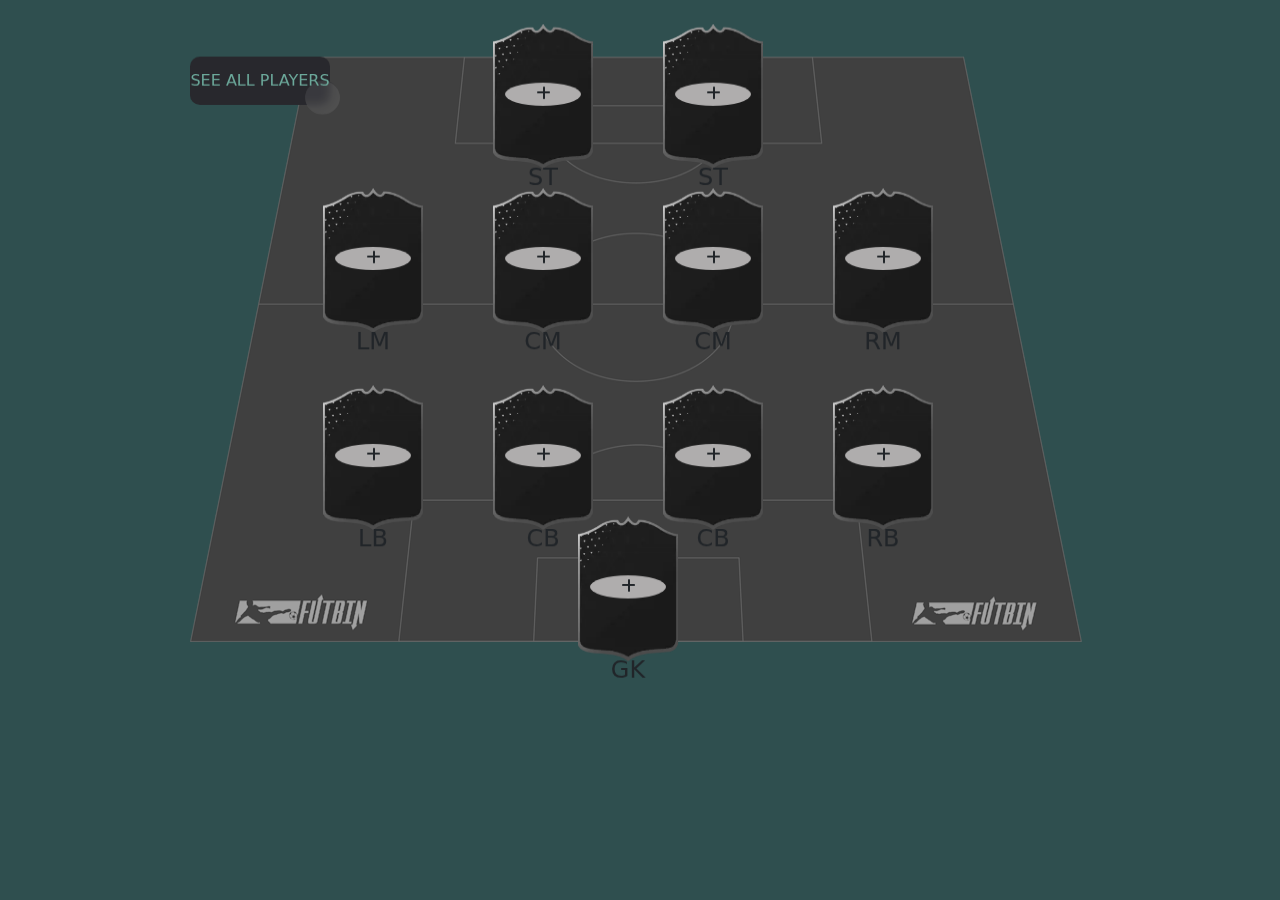
<file: index.html>
<!DOCTYPE html>
<html lang="en">
    <head>
        <meta charset="UTF-8">
        <meta name="viewport" content="width=device-width, initial-scale=1.0">
        <link
            href="https://cdn.jsdelivr.net/npm/bootstrap@5.3.3/dist/css/bootstrap.min.css"
            rel="stylesheet"
            integrity="sha384-QWTKZyjpPEjISv5WaRU9OFeRpok6YctnYmDr5pNlyT2bRjXh0JMhjY6hW+ALEwIH"
            crossorigin="anonymous">
        <script
            src="https://cdn.jsdelivr.net/npm/bootstrap@5.3.3/dist/js/bootstrap.bundle.min.js"
            integrity="sha384-YvpcrYf0tY3lHB60NNkmXc5s9fDVZLESaAA55NDzOxhy9GkcIdslK1eN7N6jIeHz"
            crossorigin="anonymous"></script>
        <link rel="stylesheet" href="src/assets/style.css">
        <link rel="stylesheet"
            href="https://cdnjs.cloudflare.com/ajax/libs/font-awesome/6.0.0-beta3/css/all.min.css" />

        <title>FUT Champions</title>
    </head>
    <body>
        <header>

        </header>
        
        <div class="custom-container">
            <div class="pitch" id="pitch">
                    <button class="seeAllPlayers" role="button"><a href="allPlayers.html" style="text-decoration: none; color: #6ca99b; display: flex; justify-content: center;">SEE ALL PLAYERS</a></button>

                <!-- les attackers -->
                <div class="row attackers">
                    <div class="player" id="player">
                        <div class="player-icon">
                            <i id="addPlayer" data-bs-toggle="modal" data-bs-target="#playerModal" class="fa-solid fa-plus"></i>
                        </div>
                        <h1 id="selected-position" style="font-size: 1.5rem; margin-top: 60px; display: flex; justify-content: center;">ST</h1>
                    </div>
                    <div class="player">
                        <div class="player-icon">
                            <i id="addPlayer" data-bs-toggle="modal" data-bs-target="#playerModal" class="fa-solid fa-plus"></i>
                        </div>
                        <h1 id="selected-position"
                            style="font-size: 1.5rem; margin-top: 60px; display: flex; justify-content: center;">ST</h1>

                    </div>
                </div>
                <!--les milieux -->
                <div class="row midfielders">
                    <div class="player">
                        <div class="player-icon">
                            <i id="addPlayer" data-bs-toggle="modal"
                                data-bs-target="#playerModal"
                                class="fa-solid fa-plus"></i>
                        </div>
                        <h1 id="selected-position"
                            style="font-size: 1.5rem; margin-top: 60px; display: flex; justify-content: center;">LM</h1>
                    </div>
                    <div class="player">
                        <div class="player-icon">
                            <i id="addPlayer" data-bs-toggle="modal"
                                data-bs-target="#playerModal"
                                class="fa-solid fa-plus"></i>
                        </div>
                        <h1 id="selected-position"
                            style="font-size: 1.5rem; margin-top: 60px; display: flex; justify-content: center;">CM</h1>
                    </div>
                    <div class="player">
                        <div class="player-icon">
                            <i id="addPlayer" data-bs-toggle="modal"
                                data-bs-target="#playerModal"
                                class="fa-solid fa-plus"></i>
                        </div>
                        <h1 id="selected-position"
                            style="font-size: 1.5rem; margin-top: 60px; display: flex; justify-content: center;">CM</h1>
                    </div>
                    <div class="player">
                        <div class="player-icon">
                            <i id="addPlayer" data-bs-toggle="modal"
                                data-bs-target="#playerModal"
                                class="fa-solid fa-plus"></i>
                        </div>
                        <h1 id="selected-position"
                            style="font-size: 1.5rem; margin-top: 60px; display: flex; justify-content: center;">RM</h1>
                    </div>
                </div>
                <!-- defenders-->
                <div class="row defenders">
                    <div class="player">
                        <div class="player-icon">
                            <i id="addPlayer" data-bs-toggle="modal"
                                data-bs-target="#playerModal"
                                class="fa-solid fa-plus"></i>
                        </div>
                        <h1 id="selected-position"
                            style="font-size: 1.5rem; margin-top: 60px; display: flex; justify-content: center;">LB</h1>
                    </div>
                    <div class="player">
                        <div class="player-icon">
                            <i id="addPlayer" data-bs-toggle="modal"
                                data-bs-target="#playerModal"
                                class="fa-solid fa-plus"></i>
                        </div>
                        <h1 id="selected-position"
                            style="font-size: 1.5rem; margin-top: 60px; display: flex; justify-content: center;">CB</h1>
                    </div>
                    <div class="player">
                        <div class="player-icon">
                            <i id="addPlayer" data-bs-toggle="modal"
                                data-bs-target="#playerModal"
                                class="fa-solid fa-plus"></i>
                        </div>
                        <h1 id="selected-position"
                            style="font-size: 1.5rem; margin-top: 60px; display: flex; justify-content: center;">CB</h1>
                    </div>
                    <div class="player">
                        <div class="player-icon">
                            <i id="addPlayer" data-bs-toggle="modal"
                                data-bs-target="#playerModal"
                                class="fa-solid fa-plus"></i>
                        </div>
                        <h1 id="selected-position"
                            style="font-size: 1.5rem; margin-top: 60px; display: flex; justify-content: center;">RB</h1>
                    </div>
                </div>
                <!-- Gardien -->
                <div class="row goalkeeper">
                    <div class="player">
                        <div class="player-icon">
                            <i id="addPlayer" data-bs-toggle="modal"
                                data-bs-target="#playerModal"
                                class="fa-solid fa-plus"></i>
                        </div>
                        <h1 id="selected-position"
                            style="font-size: 1.5rem; margin-top: 60px; display: flex; justify-content: center;">GK</h1>
                    </div>
                </div>
            </div>
        </div>

        <!-- modal pour choisir les joueurs  -->
        <div class="modal fade" id="playerModal" tabindex="-1" aria-labelledby="playerModalLabel" aria-hidden="true">
            <div class="modal-dialog">
                <div class="modal-content bg-secondary">
                    <div class="modal-header">
                        <h1 class="modal-title fs-5"
                            id="playerModalLabel">CHOOSE YOUR PLAYER</h1>
                        <button type="button" id="buttonClose" class="btn-close" data-bs-dismiss="modal" aria-label="Close"></button>
                    </div>
                    <div class="modal-body">
                        <div
                            class="modal-body d-flex flex-wrap justify-content-center"
                            id="players-list">
                            <!-- la liste des joueurs -->

                        </div>
                    </div>
                </div>
            </div>
        </div>
        <script
            src="https://cdn.jsdelivr.net/npm/@popperjs/core@2.11.8/dist/umd/popper.min.js"
            integrity="sha384-I7E8VVD/ismYTF4hNIPjVp/Zjvgyol6VFvRkX/vR+Vc4jQkC+hVqc2pM8ODewa9r"
            crossorigin="anonymous"></script>
        <script
            src="https://cdn.jsdelivr.net/npm/bootstrap@5.3.3/dist/js/bootstrap.min.js"
            integrity="sha384-0pUGZvbkm6XF6gxjEnlmuGrJXVbNuzT9qBBavbLwCsOGabYfZo0T0to5eqruptLy"
            crossorigin="anonymous"></script>
        <script src="script.js"></script>
    </body>
</html>
</file>
<file: src/assets/style.css>
*{
    margin: 0;
    padding: 0px;
    width: 100%;
    box-sizing: border-box;
}
body {
    /* margin: 0; */
    /* height: 100vh; */
    display: flex;
    justify-content: center;
    align-items: center;
    flex-direction: column;
    background-color: darkslategray;
    overflow: hidden;
    padding: 45px;
}

.custom-container { 
    display: flex;
    flex-direction: column;
    align-items: center;
    gap: 5px;
}


.pitch {
    width: 900px;
    height: 680px;
    transform: rotateX(15deg);
    background-image: url("../assets/img/https3A2F2Fcdn.png");
    background-repeat: no-repeat;
}
.row {
    position: absolute;
    display: flex;
    justify-content: center;
    width: 100%;
}
.goalkeeper {
    top: 70%; 
}

.defenders {
    top: 50%;
}

.midfielders {
    top: 20%;
}

.attackers {
    top: -5%;
}

.player {
    margin: 0 35px;
    width: 100px; 
    height: 150px;
    background-image: url("img/placeholder-card-normal.webp");
    background-repeat: no-repeat;
    background-position: center;
    background-size: cover;
}

.player-content{
    margin: 0 35px;
    width: 140px; 
    height: 150px;
    background-image: url("img/badge_gold.webp");
    background-repeat: no-repeat;
    background-position: center;
    background-size: cover;
}
.player-details {
    display: flex;
    justify-content: center;
    gap: 5px;
    /* margin-top: -15%; */

}

.stat-row {
    display: flex;
    flex-direction: column;
    align-items: center;
    width: calc(33.33% - 8px);
    box-sizing: border-box;
    font-size: 0.4rem;

}

.stat-label {
    /* font-size: 12px; */
    font-weight: bold;
    color: rgb(79, 47, 0);
    padding: 0;
}

.stat-value {
    padding: 0;
    color: rgb(99, 87, 53);
    font-weight: bold;
}
.player-flags {
    display: flex;
    justify-content: center;
}
.flag {
    width: 25px;
    height: 15px;
    /* margin: 0 7px; */
    margin-top: 5%;
}

.player-icon{
        margin-top: 80%;
        background-color: #afadad;
        justify-content: center;
        align-items: center;
        text-align: center;
        border-radius: 50%;
        cursor: pointer;
}

.card{
    cursor: pointer;
    background-color: #474747;
    transition: .4s ease;
}
.card:hover{
    transform: translateY(-5px);
}

.seeAllPlayers {
  all: unset;
  width: 100px;
  height: 30px;
  font-size: 16px;
  background: transparent;
  border: none;
  position: relative;
  color: #f0f0f0;
  cursor: pointer;
  z-index: 1;
  padding: 10px 20px;
  display: flex;
  align-items: center;
  justify-content: center;
  white-space: nowrap;
  user-select: none;
  -webkit-user-select: none;
  touch-action: manipulation;
}

.seeAllPlayers::after,
.seeAllPlayers::before {
  content: '';
  position: absolute;
  bottom: 0;
  right: 0;
  z-index: -99999;
  transition: all .4s;
}

.seeAllPlayers::before {
  transform: translate(0%, 0%);
  width: 100%;
  height: 100%;
  background: #28282d;
  border-radius: 10px;
}

.seeAllPlayers::after {
  transform: translate(10px, 10px);
  width: 35px;
  height: 35px;
  background: #ffffff15;
  backdrop-filter: blur(5px);
  -webkit-backdrop-filter: blur(5px);
  border-radius: 50px;
}

.seeAllPlayers:hover::before {
  transform: translate(5%, 20%);
  width: 110%;
  height: 110%;
}

.seeAllPlayers:hover::after {
  border-radius: 10px;
  transform: translate(0, 0);
  width: 100%;
  height: 100%;
}

.seeAllPlayers:active::after {
  transition: 0s;
  transform: translate(0, 5%);
}
</file>
